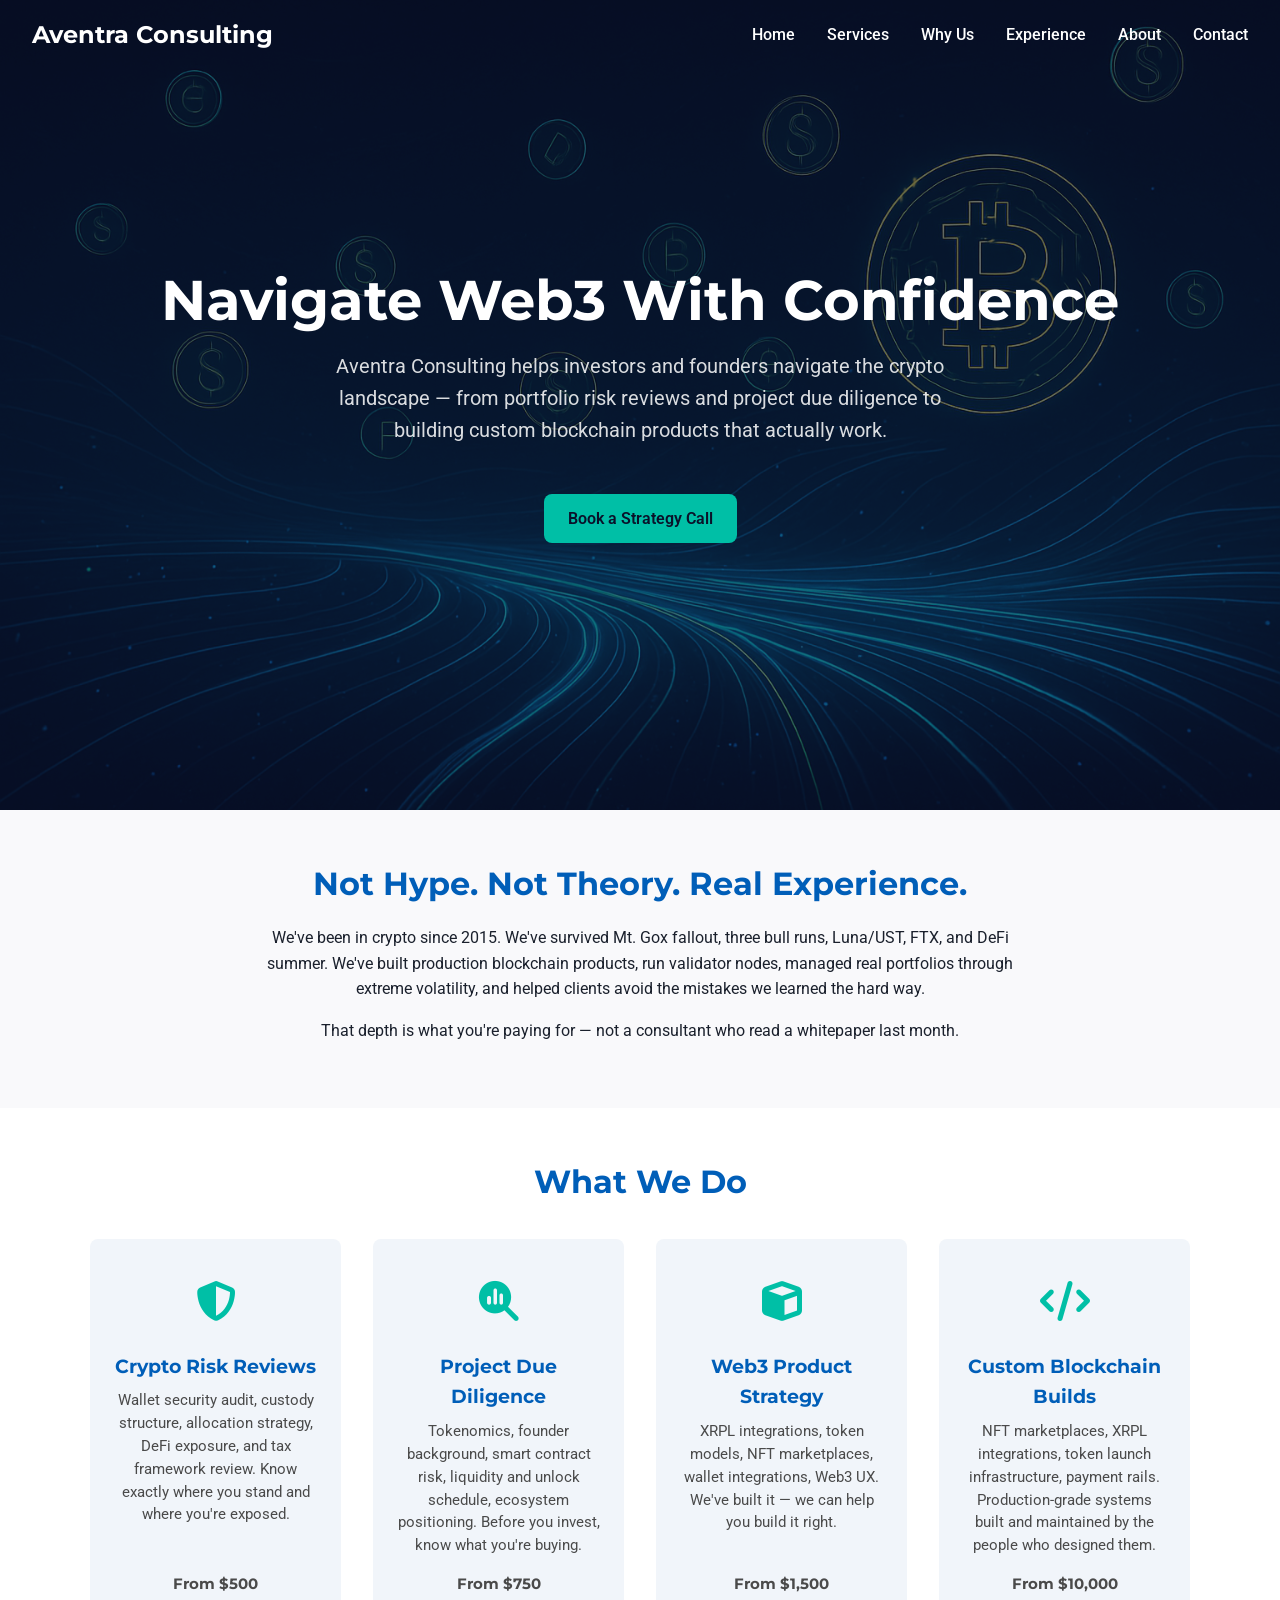
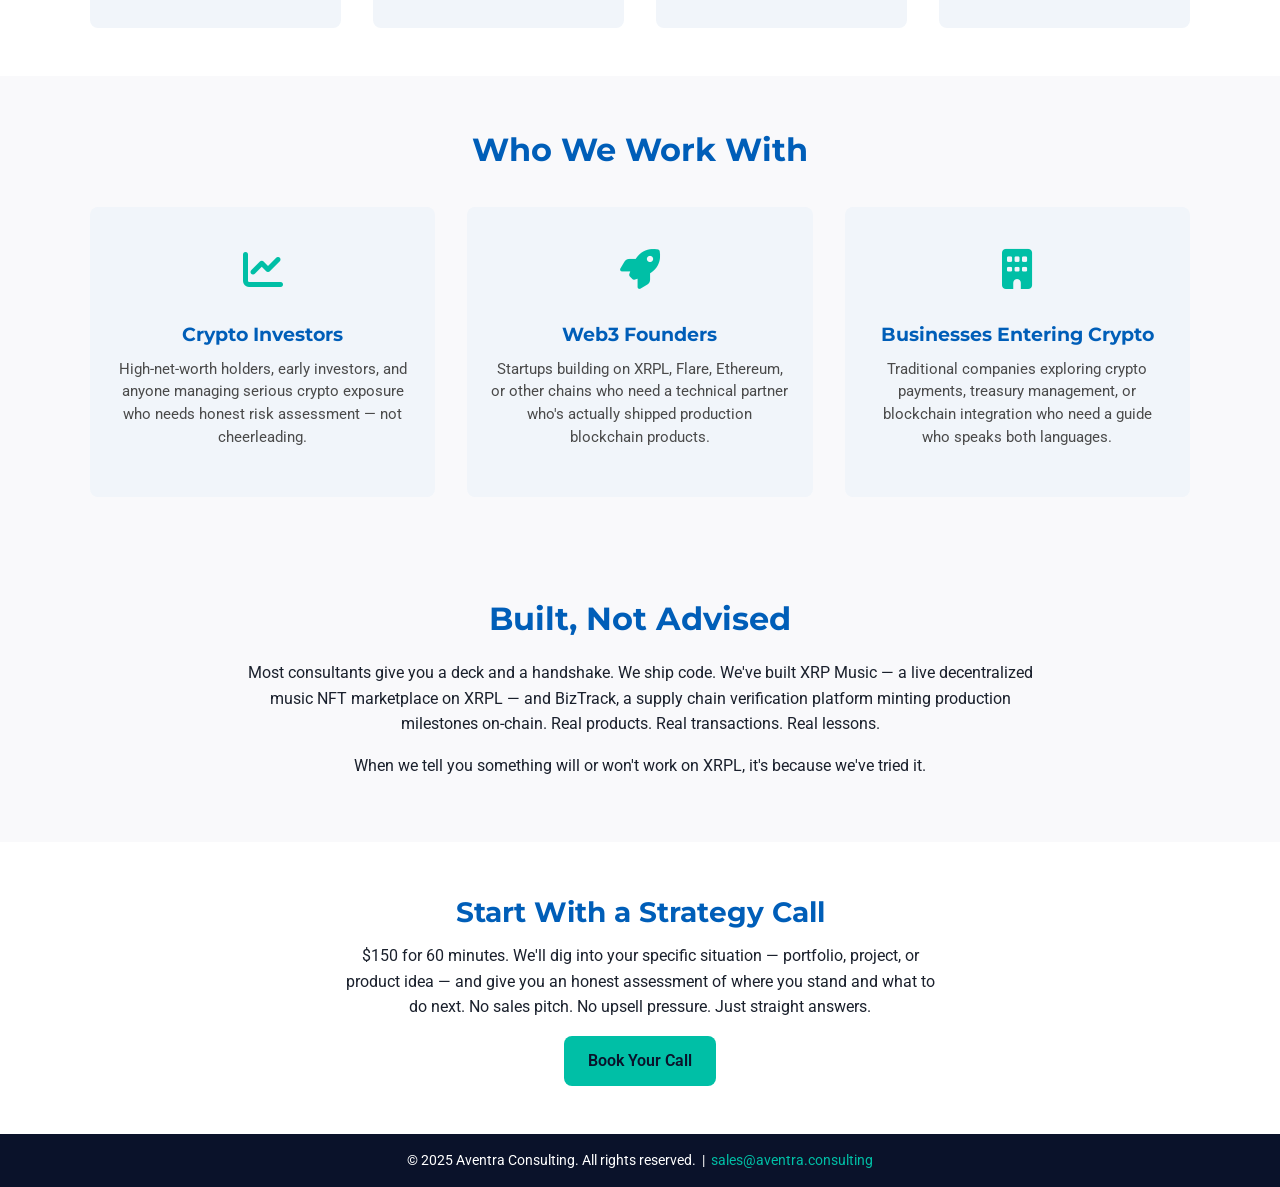
<file: index.html>
<!DOCTYPE html>
<html lang="en">
  <head>
    <meta charset="UTF-8" />
    <meta name="viewport" content="width=device-width, initial-scale=1.0" />
    <title>Aventra Consulting | Web3 Strategy, Crypto Risk & Blockchain Development</title>
    <meta name="description" content="Aventra Consulting helps investors and founders navigate Web3. Crypto portfolio risk reviews, ecosystem research, and custom blockchain product development." />
    <link rel="preconnect" href="https://fonts.googleapis.com" />
    <link rel="preconnect" href="https://fonts.gstatic.com" crossorigin />
    <link href="https://fonts.googleapis.com/css2?family=Montserrat:wght@400;600;700&family=Roboto:wght@300;400;500&display=swap" rel="stylesheet" />
    <link rel="stylesheet" href="https://cdnjs.cloudflare.com/ajax/libs/font-awesome/6.5.0/css/all.min.css" integrity="sha512-V3H5Dbw3ZZaR0ilHsnqHZODeFL0+tb9Z1m9TZ3Y4eF0N2LBAYNF/z5it0OS8nM2qS1f4mxb9kDyvRb5E7Vu1TA==" crossorigin="anonymous" referrerpolicy="no-referrer" />
    <link rel="stylesheet" href="main.css" />
  </head>
  <body>
    <header class="hero">
      <div class="overlay"></div>
      <nav class="navbar">
        <button class="nav-toggle" aria-label="Toggle navigation">
          <span></span><span></span><span></span>
        </button>
        <div class="logo">Aventra Consulting</div>
        <ul class="nav-links">
          <li><a href="index.html">Home</a></li>
          <li><a href="services.html">Services</a></li>
          <li><a href="why-us.html">Why Us</a></li>
          <li><a href="experience.html">Experience</a></li>
          <li><a href="about.html">About</a></li>
          <li><a href="contact.html">Contact</a></li>
        </ul>
      </nav>
      <div class="hero-content">
        <h1>Navigate Web3 With Confidence</h1>
        <p>
          Aventra Consulting helps investors and founders navigate the crypto landscape —
          from portfolio risk reviews and project due diligence to building custom
          blockchain products that actually work.
        </p>
        <a href="contact.html" class="btn-primary">Book a Strategy Call</a>
      </div>
    </header>

    <!-- Positioning statement -->
    <section class="section positioning">
      <div class="container">
        <h2>Not Hype. Not Theory. Real Experience.</h2>
        <p>
          We've been in crypto since 2015. We've survived Mt. Gox fallout, three bull runs,
          Luna/UST, FTX, and DeFi summer. We've built production blockchain products,
          run validator nodes, managed real portfolios through extreme volatility, and
          helped clients avoid the mistakes we learned the hard way.
        </p>
        <p>
          That depth is what you're paying for — not a consultant who read a whitepaper last month.
        </p>
      </div>
    </section>

    <!-- Services -->
    <section class="section services" id="services">
      <div class="container">
        <h2>What We Do</h2>
        <div class="service-list">
          <div class="service-item">
            <span class="service-icon"><i class="fa-solid fa-shield-halved"></i></span>
            <h3>Crypto Risk Reviews</h3>
            <p>Wallet security audit, custody structure, allocation strategy, DeFi exposure, and tax framework review. Know exactly where you stand and where you're exposed.</p>
            <p class="price-tag">From $500</p>
          </div>
          <div class="service-item">
            <span class="service-icon"><i class="fa-solid fa-magnifying-glass-chart"></i></span>
            <h3>Project Due Diligence</h3>
            <p>Tokenomics, founder background, smart contract risk, liquidity and unlock schedule, ecosystem positioning. Before you invest, know what you're buying.</p>
            <p class="price-tag">From $750</p>
          </div>
          <div class="service-item">
            <span class="service-icon"><i class="fa-solid fa-cube"></i></span>
            <h3>Web3 Product Strategy</h3>
            <p>XRPL integrations, token models, NFT marketplaces, wallet integrations, Web3 UX. We've built it — we can help you build it right.</p>
            <p class="price-tag">From $1,500</p>
          </div>
          <div class="service-item">
            <span class="service-icon"><i class="fa-solid fa-code"></i></span>
            <h3>Custom Blockchain Builds</h3>
            <p>NFT marketplaces, XRPL integrations, token launch infrastructure, payment rails. Production-grade systems built and maintained by the people who designed them.</p>
            <p class="price-tag">From $10,000</p>
          </div>
        </div>
      </div>
    </section>

    <!-- Who we help -->
    <section class="section who-we-help">
      <div class="container">
        <h2>Who We Work With</h2>
        <div class="why-list">
          <div class="why-item">
            <span class="why-icon"><i class="fa-solid fa-chart-line"></i></span>
            <h3>Crypto Investors</h3>
            <p>High-net-worth holders, early investors, and anyone managing serious crypto exposure who needs honest risk assessment — not cheerleading.</p>
          </div>
          <div class="why-item">
            <span class="why-icon"><i class="fa-solid fa-rocket"></i></span>
            <h3>Web3 Founders</h3>
            <p>Startups building on XRPL, Flare, Ethereum, or other chains who need a technical partner who's actually shipped production blockchain products.</p>
          </div>
          <div class="why-item">
            <span class="why-icon"><i class="fa-solid fa-building"></i></span>
            <h3>Businesses Entering Crypto</h3>
            <p>Traditional companies exploring crypto payments, treasury management, or blockchain integration who need a guide who speaks both languages.</p>
          </div>
        </div>
      </div>
    </section>

    <!-- Proof -->
    <section class="section proof">
      <div class="container">
        <h2>Built, Not Advised</h2>
        <p>
          Most consultants give you a deck and a handshake. We ship code. We've built
          XRP Music — a live decentralized music NFT marketplace on XRPL — and BizTrack,
          a supply chain verification platform minting production milestones on-chain.
          Real products. Real transactions. Real lessons.
        </p>
        <p>
          When we tell you something will or won't work on XRPL, it's because we've tried it.
        </p>
      </div>
    </section>

    <!-- CTA -->
    <section class="section call-to-action">
      <div class="container">
        <h2>Start With a Strategy Call</h2>
        <p>
          $150 for 60 minutes. We'll dig into your specific situation — portfolio, project, or product idea —
          and give you an honest assessment of where you stand and what to do next.
          No sales pitch. No upsell pressure. Just straight answers.
        </p>
        <a href="contact.html" class="btn-primary">Book Your Call</a>
      </div>
    </section>

    <footer class="footer">
      <p>&copy; 2025 Aventra Consulting. All rights reserved. &nbsp;|&nbsp; <a href="mailto:sales@aventra.consulting">sales@aventra.consulting</a></p>
    </footer>

    <script src="script.js"></script>
  </body>
</html>
</file>
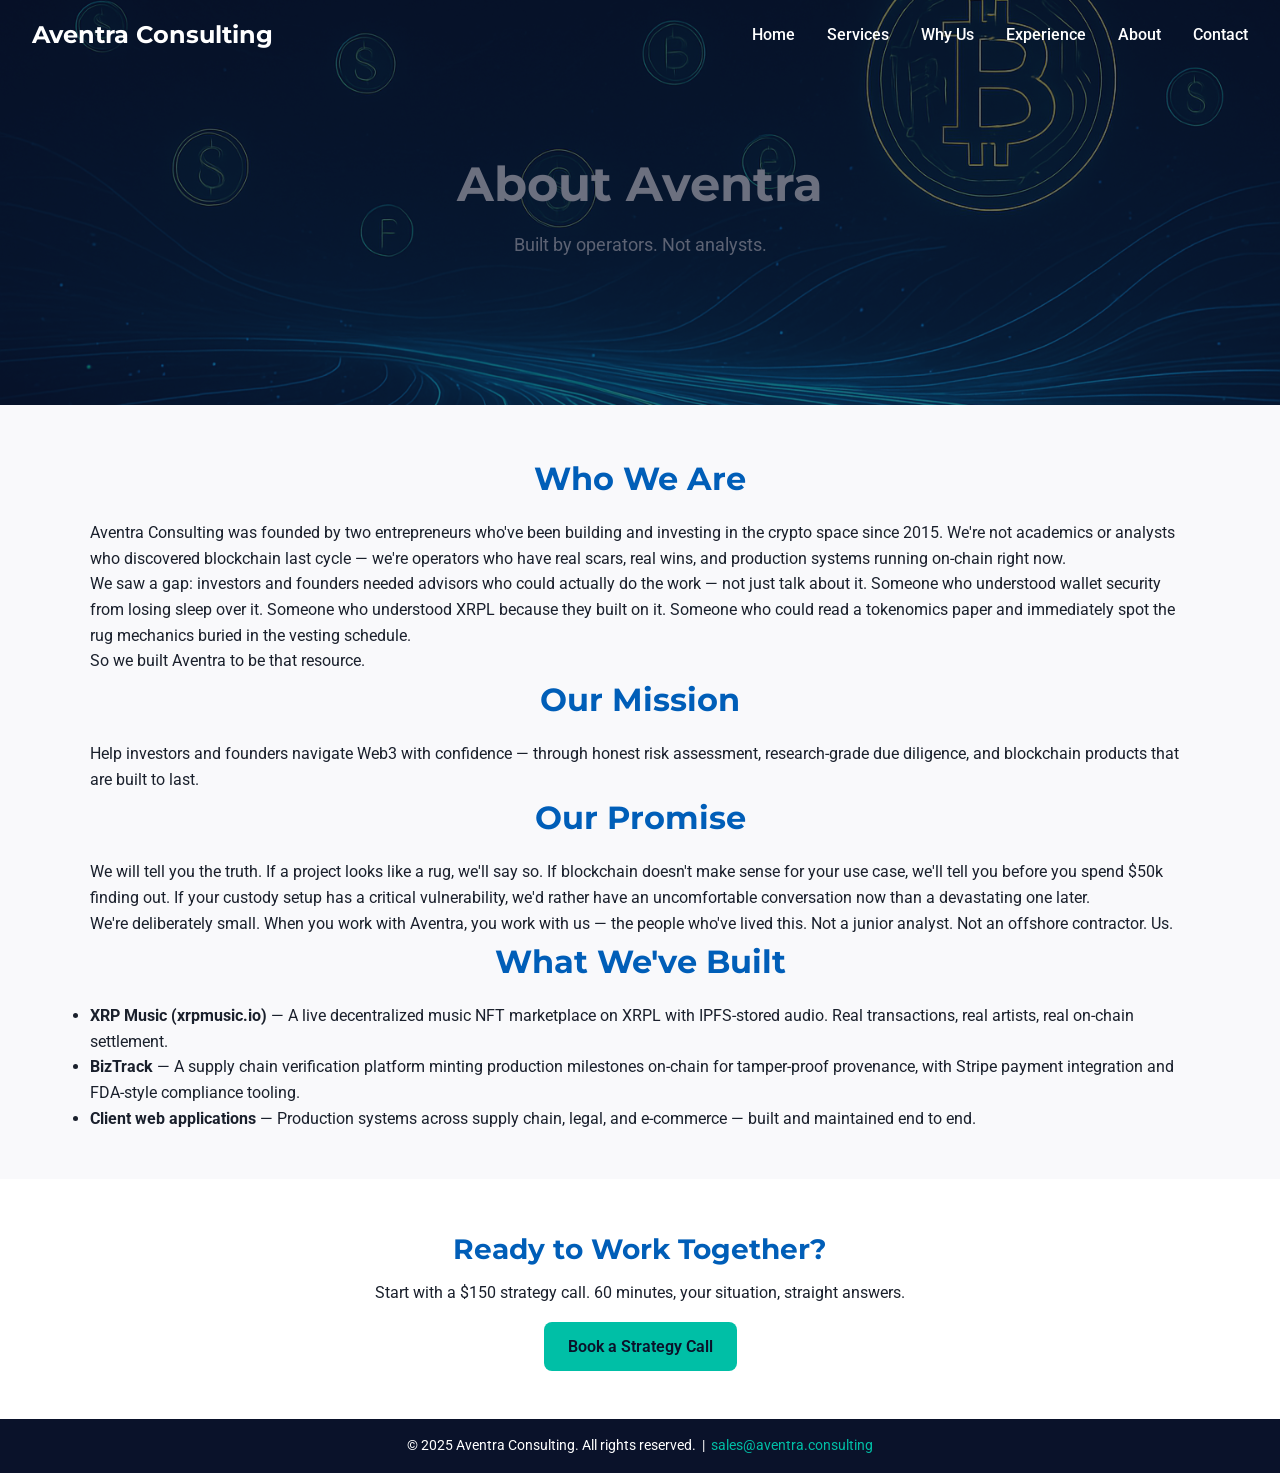
<file: about.html>
<!DOCTYPE html>
<html lang="en">
  <head>
    <meta charset="UTF-8" />
    <meta name="viewport" content="width=device-width, initial-scale=1.0" />
    <title>About | Aventra Consulting</title>
    <meta name="description" content="Aventra Consulting was built by operators who've been in crypto since 2015. Real experience, real scars, real results." />
    <link rel="preconnect" href="https://fonts.googleapis.com" />
    <link rel="preconnect" href="https://fonts.gstatic.com" crossorigin />
    <link href="https://fonts.googleapis.com/css2?family=Montserrat:wght@400;600;700&family=Roboto:wght@300;400;500&display=swap" rel="stylesheet" />
    <link rel="stylesheet" href="https://cdnjs.cloudflare.com/ajax/libs/font-awesome/6.5.0/css/all.min.css" integrity="sha512-V3H5Dbw3ZZaR0ilHsnqHZODeFL0+tb9Z1m9TZ3Y4eF0N2LBAYNF/z5it0OS8nM2qS1f4mxb9kDyvRb5E7Vu1TA==" crossorigin="anonymous" referrerpolicy="no-referrer" />
    <link rel="stylesheet" href="main.css" />
  </head>
  <body>
    <nav class="navbar">
      <button class="nav-toggle" aria-label="Toggle navigation">
        <span></span><span></span><span></span>
      </button>
      <div class="logo">Aventra Consulting</div>
      <ul class="nav-links">
        <li><a href="index.html">Home</a></li>
        <li><a href="services.html">Services</a></li>
        <li><a href="why-us.html">Why Us</a></li>
        <li><a href="experience.html">Experience</a></li>
        <li><a href="about.html">About</a></li>
        <li><a href="contact.html">Contact</a></li>
      </ul>
    </nav>

    <header class="page-hero">
      <div class="overlay"></div>
      <div class="container">
        <h1>About Aventra</h1>
        <p>Built by operators. Not analysts.</p>
      </div>
    </header>

    <section class="section">
      <div class="container">
        <h2>Who We Are</h2>
        <p>
          Aventra Consulting was founded by two entrepreneurs who've been building and investing in
          the crypto space since 2015. We're not academics or analysts who discovered blockchain last
          cycle — we're operators who have real scars, real wins, and production systems running on-chain right now.
        </p>
        <p>
          We saw a gap: investors and founders needed advisors who could actually do the work —
          not just talk about it. Someone who understood wallet security from losing sleep over it.
          Someone who understood XRPL because they built on it. Someone who could read a tokenomics
          paper and immediately spot the rug mechanics buried in the vesting schedule.
        </p>
        <p>
          So we built Aventra to be that resource.
        </p>

        <h2>Our Mission</h2>
        <p>
          Help investors and founders navigate Web3 with confidence — through honest risk assessment,
          research-grade due diligence, and blockchain products that are built to last.
        </p>

        <h2>Our Promise</h2>
        <p>
          We will tell you the truth. If a project looks like a rug, we'll say so. If blockchain
          doesn't make sense for your use case, we'll tell you before you spend $50k finding out.
          If your custody setup has a critical vulnerability, we'd rather have an uncomfortable
          conversation now than a devastating one later.
        </p>
        <p>
          We're deliberately small. When you work with Aventra, you work with us — the people
          who've lived this. Not a junior analyst. Not an offshore contractor. Us.
        </p>

        <h2>What We've Built</h2>
        <ul>
          <li><strong>XRP Music (xrpmusic.io)</strong> — A live decentralized music NFT marketplace on XRPL with IPFS-stored audio. Real transactions, real artists, real on-chain settlement.</li>
          <li><strong>BizTrack</strong> — A supply chain verification platform minting production milestones on-chain for tamper-proof provenance, with Stripe payment integration and FDA-style compliance tooling.</li>
          <li><strong>Client web applications</strong> — Production systems across supply chain, legal, and e-commerce — built and maintained end to end.</li>
        </ul>
      </div>
    </section>

    <section class="section call-to-action">
      <div class="container">
        <h2>Ready to Work Together?</h2>
        <p>Start with a $150 strategy call. 60 minutes, your situation, straight answers.</p>
        <a href="contact.html" class="btn-primary">Book a Strategy Call</a>
      </div>
    </section>

    <footer class="footer">
      <p>&copy; 2025 Aventra Consulting. All rights reserved. &nbsp;|&nbsp; <a href="mailto:sales@aventra.consulting">sales@aventra.consulting</a></p>
    </footer>
    <script src="script.js"></script>
  </body>
</html>
</file>
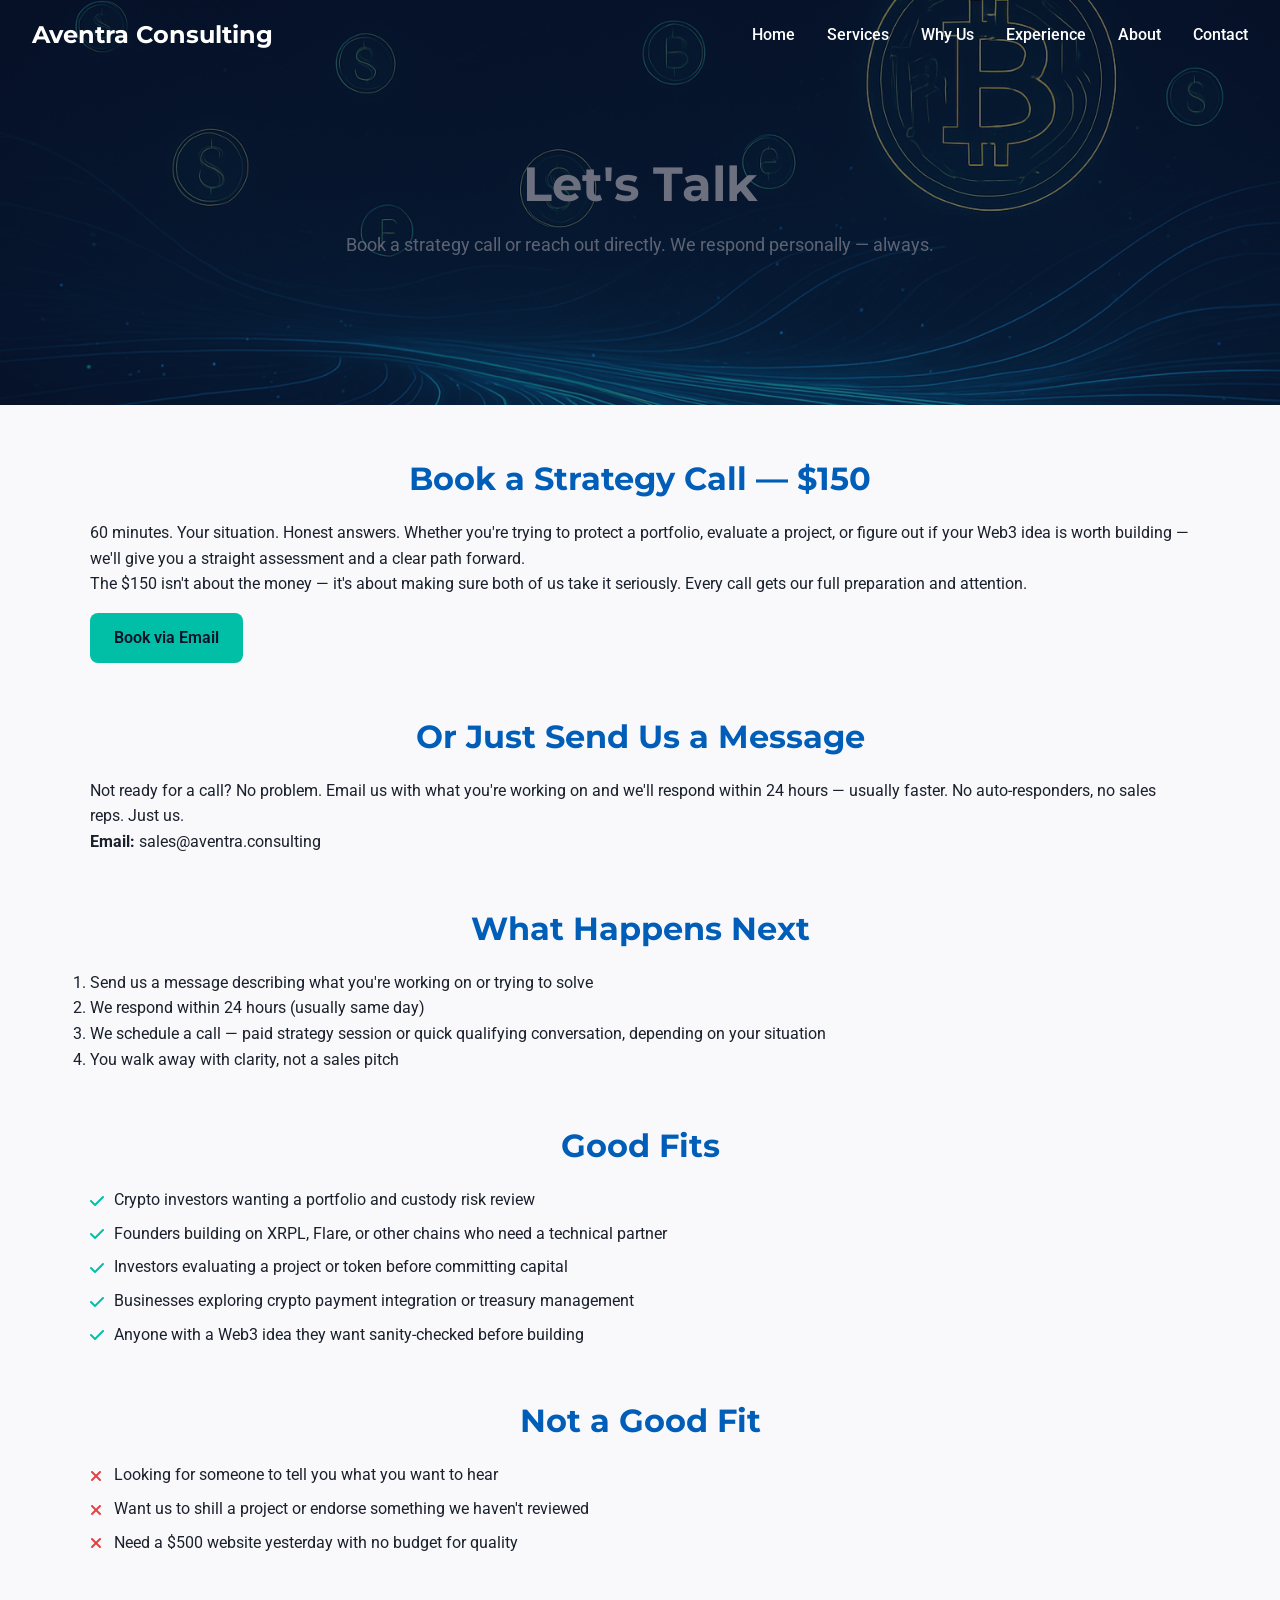
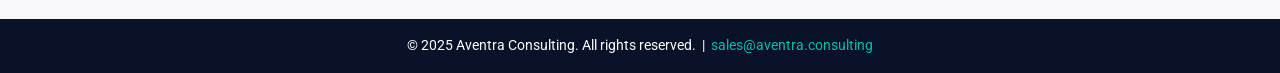
<file: contact.html>
<!DOCTYPE html>
<html lang="en">
  <head>
    <meta charset="UTF-8" />
    <meta name="viewport" content="width=device-width, initial-scale=1.0" />
    <title>Contact | Aventra Consulting</title>
    <meta name="description" content="Book a strategy call with Aventra Consulting. $150 for 60 minutes — your crypto situation, honest answers." />
    <link rel="preconnect" href="https://fonts.googleapis.com" />
    <link rel="preconnect" href="https://fonts.gstatic.com" crossorigin />
    <link href="https://fonts.googleapis.com/css2?family=Montserrat:wght@400;600;700&family=Roboto:wght@300;400;500&display=swap" rel="stylesheet" />
    <link rel="stylesheet" href="https://cdnjs.cloudflare.com/ajax/libs/font-awesome/6.5.0/css/all.min.css" integrity="sha512-V3H5Dbw3ZZaR0ilHsnqHZODeFL0+tb9Z1m9TZ3Y4eF0N2LBAYNF/z5it0OS8nM2qS1f4mxb9kDyvRb5E7Vu1TA==" crossorigin="anonymous" referrerpolicy="no-referrer" />
    <link rel="stylesheet" href="main.css" />
  </head>
  <body>
    <nav class="navbar">
      <button class="nav-toggle" aria-label="Toggle navigation">
        <span></span><span></span><span></span>
      </button>
      <div class="logo">Aventra Consulting</div>
      <ul class="nav-links">
        <li><a href="index.html">Home</a></li>
        <li><a href="services.html">Services</a></li>
        <li><a href="why-us.html">Why Us</a></li>
        <li><a href="experience.html">Experience</a></li>
        <li><a href="about.html">About</a></li>
        <li><a href="contact.html">Contact</a></li>
      </ul>
    </nav>

    <header class="page-hero">
      <div class="overlay"></div>
      <div class="container">
        <h1>Let's Talk</h1>
        <p>Book a strategy call or reach out directly. We respond personally — always.</p>
      </div>
    </header>

    <section class="section">
      <div class="container">

        <h2>Book a Strategy Call — $150</h2>
        <p>
          60 minutes. Your situation. Honest answers. Whether you're trying to protect a portfolio,
          evaluate a project, or figure out if your Web3 idea is worth building —
          we'll give you a straight assessment and a clear path forward.
        </p>
        <p>
          The $150 isn't about the money — it's about making sure both of us take it seriously.
          Every call gets our full preparation and attention.
        </p>
        <a href="mailto:sales@aventra.consulting?subject=Strategy Call Request" class="btn-primary">Book via Email</a>

        <h2 style="margin-top: 3rem;">Or Just Send Us a Message</h2>
        <p>
          Not ready for a call? No problem. Email us with what you're working on and we'll
          respond within 24 hours — usually faster. No auto-responders, no sales reps.
          Just us.
        </p>
        <p>
          <strong>Email:</strong> <a href="mailto:sales@aventra.consulting">sales@aventra.consulting</a>
        </p>

        <h2 style="margin-top: 3rem;">What Happens Next</h2>
        <ol>
          <li>Send us a message describing what you're working on or trying to solve</li>
          <li>We respond within 24 hours (usually same day)</li>
          <li>We schedule a call — paid strategy session or quick qualifying conversation, depending on your situation</li>
          <li>You walk away with clarity, not a sales pitch</li>
        </ol>

        <h2 style="margin-top: 3rem;">Good Fits</h2>
        <ul class="ideal-list">
          <li>Crypto investors wanting a portfolio and custody risk review</li>
          <li>Founders building on XRPL, Flare, or other chains who need a technical partner</li>
          <li>Investors evaluating a project or token before committing capital</li>
          <li>Businesses exploring crypto payment integration or treasury management</li>
          <li>Anyone with a Web3 idea they want sanity-checked before building</li>
        </ul>

        <h2 style="margin-top: 3rem;">Not a Good Fit</h2>
        <ul class="ideal-list bad">
          <li>Looking for someone to tell you what you want to hear</li>
          <li>Want us to shill a project or endorse something we haven't reviewed</li>
          <li>Need a $500 website yesterday with no budget for quality</li>
        </ul>

      </div>
    </section>

    <footer class="footer">
      <p>&copy; 2025 Aventra Consulting. All rights reserved. &nbsp;|&nbsp; <a href="mailto:sales@aventra.consulting">sales@aventra.consulting</a></p>
    </footer>
    <script src="script.js"></script>
  </body>
</html>
</file>
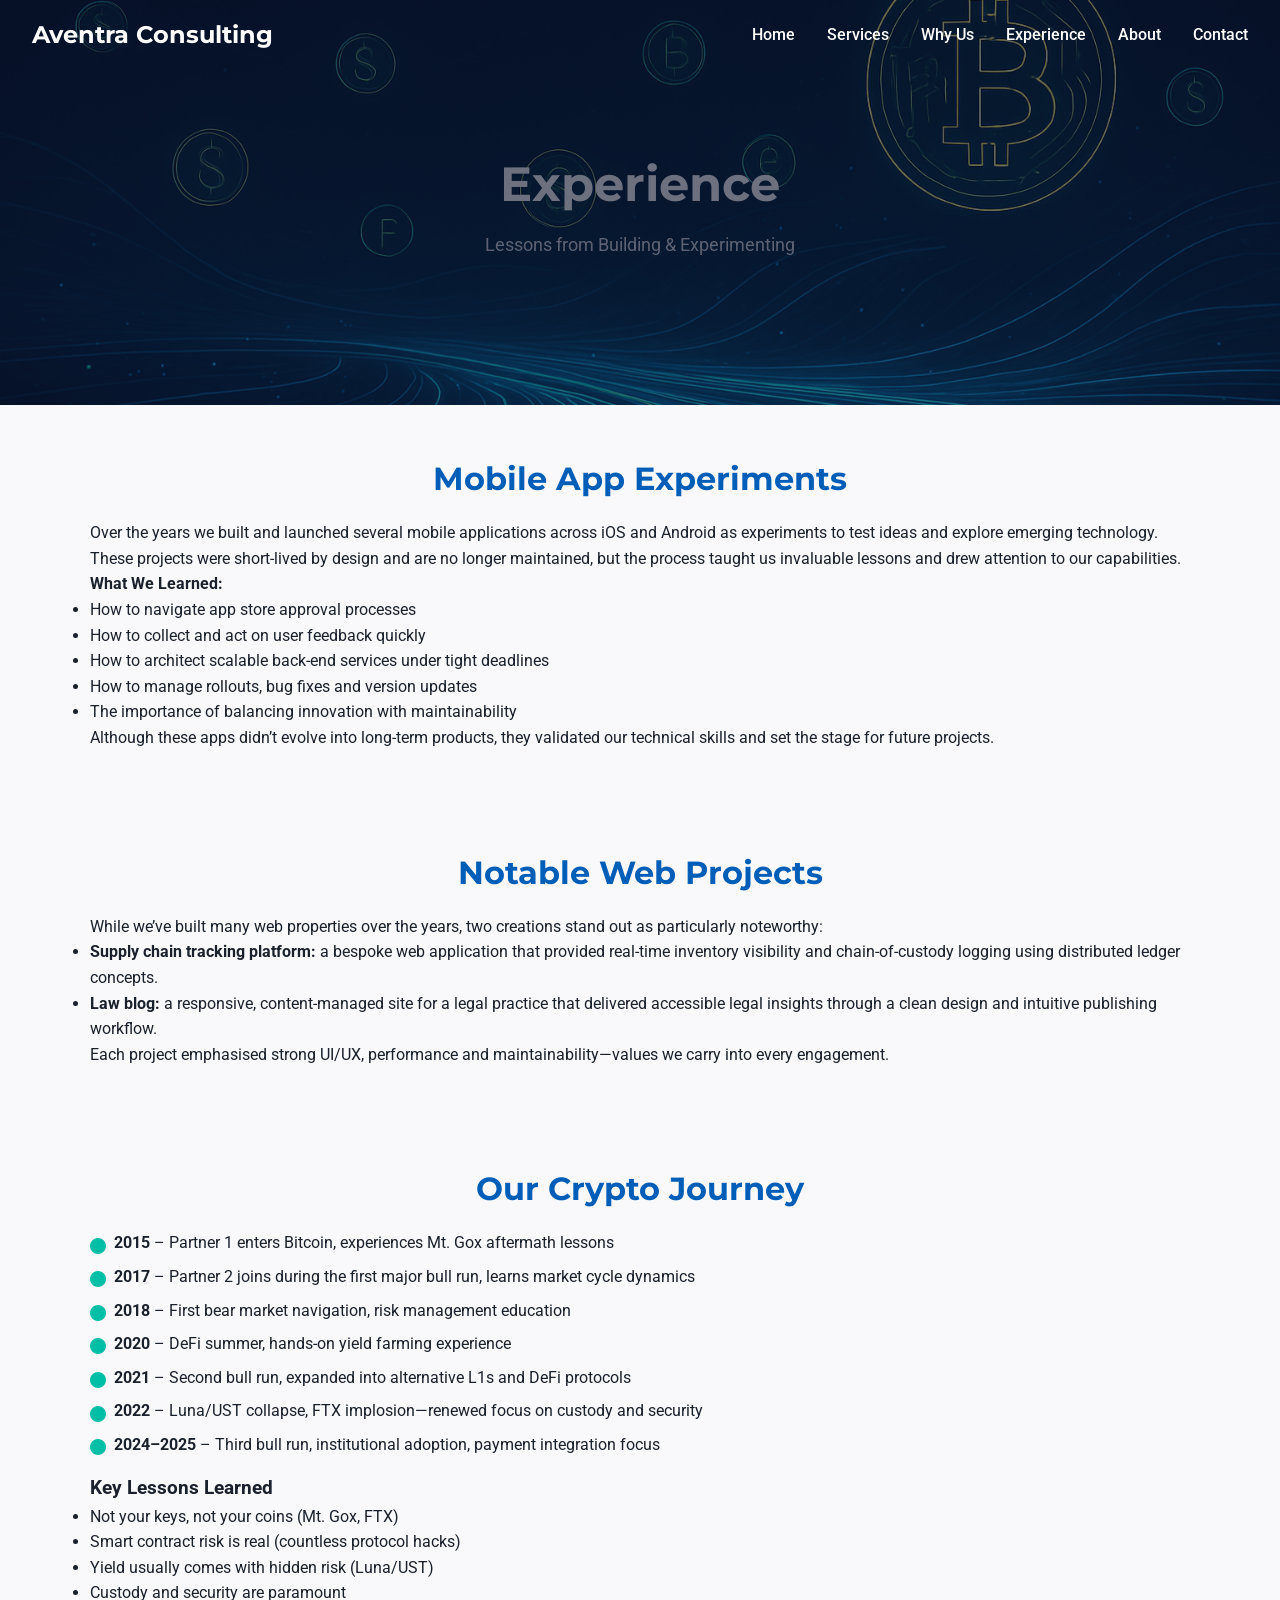
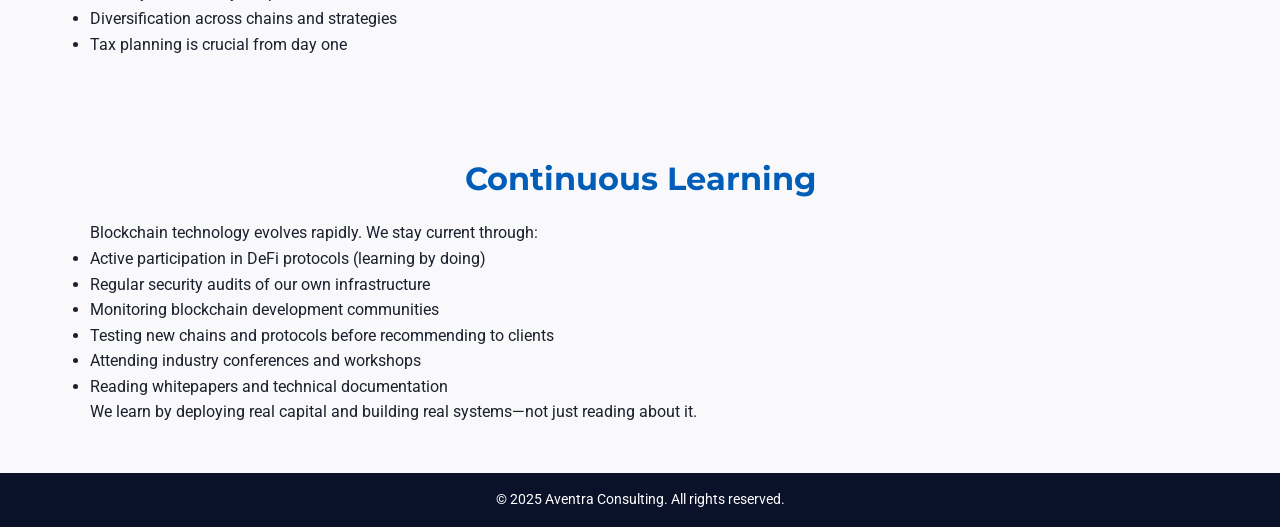
<file: experience.html>
<!DOCTYPE html>
<html lang="en">
  <head>
    <meta charset="UTF-8" />
    <meta name="viewport" content="width=device-width, initial-scale=1.0" />
    <title>Experience | Aventra Consulting</title>
    <meta
      name="description"
      content="Discover lessons from our mobile app experiments, read about our notable web projects like a supply chain tracker and law blog, and explore our ongoing crypto journey."
    />
    <!-- Google Fonts -->
    <link rel="preconnect" href="https://fonts.googleapis.com" />
    <link rel="preconnect" href="https://fonts.gstatic.com" crossorigin />
    <link
      href="https://fonts.googleapis.com/css2?family=Montserrat:wght@400;600;700&family=Roboto:wght@300;400;500&display=swap"
      rel="stylesheet"
    />
    <!-- Font Awesome -->
    <link
      rel="stylesheet"
      href="https://cdnjs.cloudflare.com/ajax/libs/font-awesome/6.5.0/css/all.min.css"
      integrity="sha512-V3H5Dbw3ZZaR0ilHsnqHZODeFL0+tb9Z1m9TZ3Y4eF0N2LBAYNF/z5it0OS8nM2qS1f4mxb9kDyvRb5E7Vu1TA=="
      crossorigin="anonymous"
      referrerpolicy="no-referrer"
    />
    <!-- Styles -->
    <link rel="stylesheet" href="main.css" />
  </head>
  <body>
    <nav class="navbar">
  <button class="nav-toggle" aria-label="Toggle navigation">
    <span></span>
    <span></span>
    <span></span>
  </button>
  <div class="logo">Aventra Consulting</div>
  <ul class="nav-links">
    <li><a href="index.html">Home</a></li>
    <li><a href="services.html">Services</a></li>
    <li><a href="why-us.html">Why Us</a></li>
    <li><a href="experience.html">Experience</a></li>
    <li><a href="about.html">About</a></li>
    <li><a href="contact.html">Contact</a></li>
  </ul>
</nav>

    <!-- Page hero -->
    <header class="page-hero">
      <div class="overlay"></div>
      <div class="container">
        <h1>Experience</h1>
        <p>Lessons from Building &amp; Experimenting</p>
      </div>
    </header>

    <!-- Mobile app experiments section -->
    <section class="section">
      <div class="container">
        <h2>Mobile App Experiments</h2>
        <p>
          Over the years we built and launched several mobile applications across
          iOS and Android as experiments to test ideas and explore emerging
          technology. These projects were short‑lived by design and are no
          longer maintained, but the process taught us invaluable lessons and
          drew attention to our capabilities.
        </p>
        <p><strong>What We Learned:</strong></p>
        <ul>
          <li>How to navigate app store approval processes</li>
          <li>How to collect and act on user feedback quickly</li>
          <li>How to architect scalable back‑end services under tight deadlines</li>
          <li>How to manage rollouts, bug fixes and version updates</li>
          <li>The importance of balancing innovation with maintainability</li>
        </ul>
        <p>
          Although these apps didn’t evolve into long‑term products, they
          validated our technical skills and set the stage for future projects.
        </p>
      </div>
    </section>

    <!-- Notable web projects section -->
    <section class="section">
      <div class="container">
        <h2>Notable Web Projects</h2>
        <p>
          While we’ve built many web properties over the years, two creations
          stand out as particularly noteworthy:
        </p>
        <ul>
          <li>
            <strong>Supply chain tracking platform:</strong> a bespoke web
            application that provided real‑time inventory visibility and
            chain‑of‑custody logging using distributed ledger concepts.
          </li>
          <li>
            <strong>Law blog:</strong> a responsive, content‑managed site for a
            legal practice that delivered accessible legal insights through a
            clean design and intuitive publishing workflow.
          </li>
        </ul>
        <p>
          Each project emphasised strong UI/UX, performance and
          maintainability—values we carry into every engagement.
        </p>
      </div>
    </section>

    <!-- Crypto timeline section -->
    <section class="section">
      <div class="container">
        <h2>Our Crypto Journey</h2>
        <ul class="timeline">
          <li><strong>2015</strong> – Partner&nbsp;1 enters Bitcoin, experiences Mt.&nbsp;Gox aftermath lessons</li>
          <li><strong>2017</strong> – Partner&nbsp;2 joins during the first major bull run, learns market cycle dynamics</li>
          <li><strong>2018</strong> – First bear market navigation, risk management education</li>
          <li><strong>2020</strong> – DeFi summer, hands‑on yield farming experience</li>
          <li><strong>2021</strong> – Second bull run, expanded into alternative L1s and DeFi protocols</li>
          <li><strong>2022</strong> – Luna/UST collapse, FTX implosion—renewed focus on custody and security</li>
          <li><strong>2024–2025</strong> – Third bull run, institutional adoption, payment integration focus</li>
        </ul>
        <h3>Key Lessons Learned</h3>
        <ul>
          <li>Not your keys, not your coins (Mt.&nbsp;Gox, FTX)</li>
          <li>Smart contract risk is real (countless protocol hacks)</li>
          <li>Yield usually comes with hidden risk (Luna/UST)</li>
          <li>Custody and security are paramount</li>
          <li>Diversification across chains and strategies</li>
          <li>Tax planning is crucial from day one</li>
        </ul>
      </div>
    </section>

    <!-- Continuous learning section -->
    <section class="section">
      <div class="container">
        <h2>Continuous Learning</h2>
        <p>Blockchain technology evolves rapidly. We stay current through:</p>
        <ul>
          <li>Active participation in DeFi protocols (learning by doing)</li>
          <li>Regular security audits of our own infrastructure</li>
          <li>Monitoring blockchain development communities</li>
          <li>Testing new chains and protocols before recommending to clients</li>
          <li>Attending industry conferences and workshops</li>
          <li>Reading whitepapers and technical documentation</li>
        </ul>
        <p>
          We learn by deploying real capital and building real systems—not just
          reading about it.
        </p>
      </div>
    </section>

    <footer class="footer">
      <p>&copy; 2025 Aventra Consulting. All rights reserved.</p>
    </footer>

    <script src="script.js"></script>
  </body>
</html>
</file>
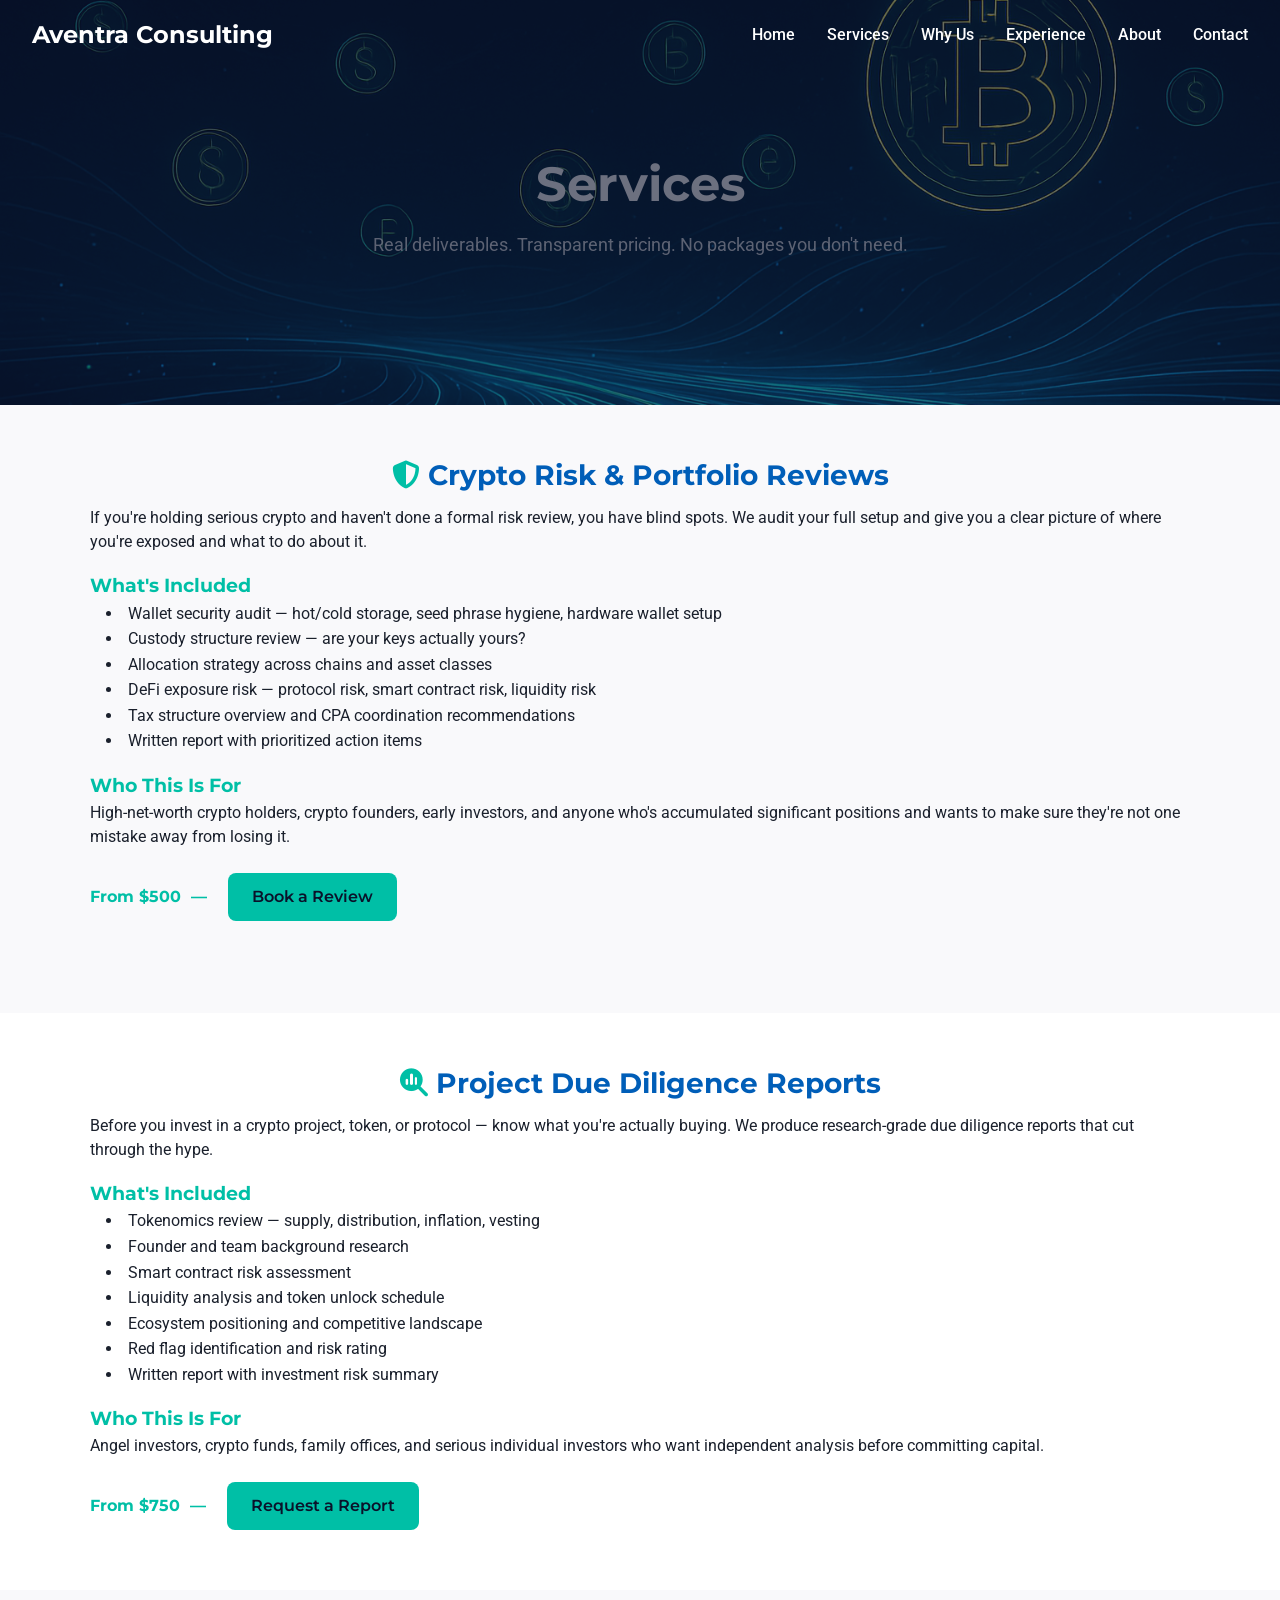
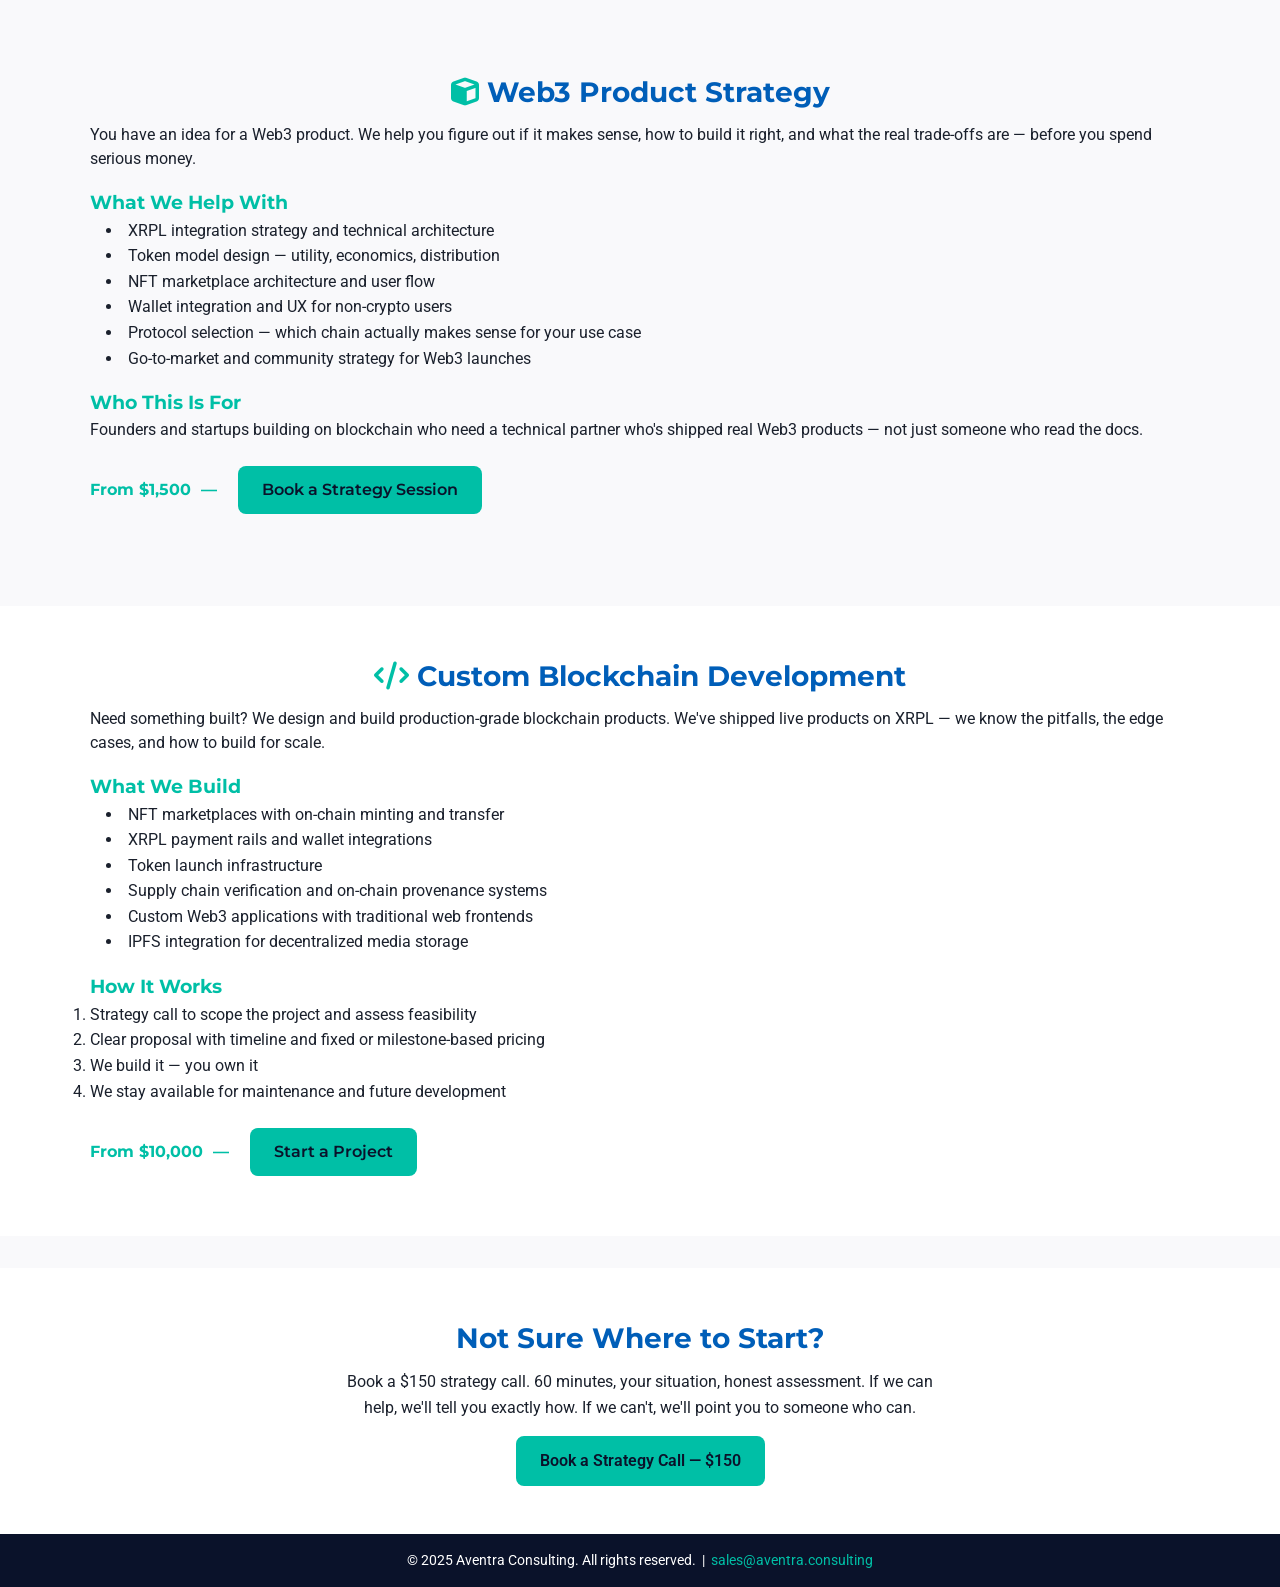
<file: services.html>
<!DOCTYPE html>
<html lang="en">
  <head>
    <meta charset="UTF-8" />
    <meta name="viewport" content="width=device-width, initial-scale=1.0" />
    <title>Services | Aventra Consulting</title>
    <meta name="description" content="Crypto risk reviews, project due diligence, Web3 product strategy, and custom blockchain development. Real deliverables, transparent pricing." />
    <link rel="preconnect" href="https://fonts.googleapis.com" />
    <link rel="preconnect" href="https://fonts.gstatic.com" crossorigin />
    <link href="https://fonts.googleapis.com/css2?family=Montserrat:wght@400;600;700&family=Roboto:wght@300;400;500&display=swap" rel="stylesheet" />
    <link rel="stylesheet" href="https://cdnjs.cloudflare.com/ajax/libs/font-awesome/6.5.0/css/all.min.css" integrity="sha512-V3H5Dbw3ZZaR0ilHsnqHZODeFL0+tb9Z1m9TZ3Y4eF0N2LBAYNF/z5it0OS8nM2qS1f4mxb9kDyvRb5E7Vu1TA==" crossorigin="anonymous" referrerpolicy="no-referrer" />
    <link rel="stylesheet" href="main.css" />
  </head>
  <body>
    <nav class="navbar">
      <button class="nav-toggle" aria-label="Toggle navigation">
        <span></span><span></span><span></span>
      </button>
      <div class="logo">Aventra Consulting</div>
      <ul class="nav-links">
        <li><a href="index.html">Home</a></li>
        <li><a href="services.html">Services</a></li>
        <li><a href="why-us.html">Why Us</a></li>
        <li><a href="experience.html">Experience</a></li>
        <li><a href="about.html">About</a></li>
        <li><a href="contact.html">Contact</a></li>
      </ul>
    </nav>

    <header class="page-hero">
      <div class="overlay"></div>
      <div class="container">
        <h1>Services</h1>
        <p>Real deliverables. Transparent pricing. No packages you don't need.</p>
      </div>
    </header>

    <!-- Service 1 -->
    <section class="section service-detail">
      <div class="container">
        <h2><i class="fa-solid fa-shield-halved" style="color:#00bfa6;margin-right:0.5rem;"></i>Crypto Risk &amp; Portfolio Reviews</h2>
        <p>
          If you're holding serious crypto and haven't done a formal risk review, you have blind spots.
          We audit your full setup and give you a clear picture of where you're exposed and what to do about it.
        </p>
        <h3>What's Included</h3>
        <ul>
          <li>Wallet security audit — hot/cold storage, seed phrase hygiene, hardware wallet setup</li>
          <li>Custody structure review — are your keys actually yours?</li>
          <li>Allocation strategy across chains and asset classes</li>
          <li>DeFi exposure risk — protocol risk, smart contract risk, liquidity risk</li>
          <li>Tax structure overview and CPA coordination recommendations</li>
          <li>Written report with prioritized action items</li>
        </ul>
        <h3>Who This Is For</h3>
        <p>High-net-worth crypto holders, crypto founders, early investors, and anyone who's accumulated significant positions and wants to make sure they're not one mistake away from losing it.</p>
        <p class="price-tag-large">From $500 &nbsp;—&nbsp; <a href="contact.html" class="btn-primary" style="margin-top:0;">Book a Review</a></p>
      </div>
    </section>

    <!-- Service 2 -->
    <section class="section service-detail alt-bg">
      <div class="container">
        <h2><i class="fa-solid fa-magnifying-glass-chart" style="color:#00bfa6;margin-right:0.5rem;"></i>Project Due Diligence Reports</h2>
        <p>
          Before you invest in a crypto project, token, or protocol — know what you're actually buying.
          We produce research-grade due diligence reports that cut through the hype.
        </p>
        <h3>What's Included</h3>
        <ul>
          <li>Tokenomics review — supply, distribution, inflation, vesting</li>
          <li>Founder and team background research</li>
          <li>Smart contract risk assessment</li>
          <li>Liquidity analysis and token unlock schedule</li>
          <li>Ecosystem positioning and competitive landscape</li>
          <li>Red flag identification and risk rating</li>
          <li>Written report with investment risk summary</li>
        </ul>
        <h3>Who This Is For</h3>
        <p>Angel investors, crypto funds, family offices, and serious individual investors who want independent analysis before committing capital.</p>
        <p class="price-tag-large">From $750 &nbsp;—&nbsp; <a href="contact.html" class="btn-primary" style="margin-top:0;">Request a Report</a></p>
      </div>
    </section>

    <!-- Service 3 -->
    <section class="section service-detail">
      <div class="container">
        <h2><i class="fa-solid fa-cube" style="color:#00bfa6;margin-right:0.5rem;"></i>Web3 Product Strategy</h2>
        <p>
          You have an idea for a Web3 product. We help you figure out if it makes sense,
          how to build it right, and what the real trade-offs are — before you spend serious money.
        </p>
        <h3>What We Help With</h3>
        <ul>
          <li>XRPL integration strategy and technical architecture</li>
          <li>Token model design — utility, economics, distribution</li>
          <li>NFT marketplace architecture and user flow</li>
          <li>Wallet integration and UX for non-crypto users</li>
          <li>Protocol selection — which chain actually makes sense for your use case</li>
          <li>Go-to-market and community strategy for Web3 launches</li>
        </ul>
        <h3>Who This Is For</h3>
        <p>Founders and startups building on blockchain who need a technical partner who's shipped real Web3 products — not just someone who read the docs.</p>
        <p class="price-tag-large">From $1,500 &nbsp;—&nbsp; <a href="contact.html" class="btn-primary" style="margin-top:0;">Book a Strategy Session</a></p>
      </div>
    </section>

    <!-- Service 4 -->
    <section class="section service-detail alt-bg">
      <div class="container">
        <h2><i class="fa-solid fa-code" style="color:#00bfa6;margin-right:0.5rem;"></i>Custom Blockchain Development</h2>
        <p>
          Need something built? We design and build production-grade blockchain products.
          We've shipped live products on XRPL — we know the pitfalls, the edge cases, and how to build for scale.
        </p>
        <h3>What We Build</h3>
        <ul>
          <li>NFT marketplaces with on-chain minting and transfer</li>
          <li>XRPL payment rails and wallet integrations</li>
          <li>Token launch infrastructure</li>
          <li>Supply chain verification and on-chain provenance systems</li>
          <li>Custom Web3 applications with traditional web frontends</li>
          <li>IPFS integration for decentralized media storage</li>
        </ul>
        <h3>How It Works</h3>
        <ol>
          <li>Strategy call to scope the project and assess feasibility</li>
          <li>Clear proposal with timeline and fixed or milestone-based pricing</li>
          <li>We build it — you own it</li>
          <li>We stay available for maintenance and future development</li>
        </ol>
        <p class="price-tag-large">From $10,000 &nbsp;—&nbsp; <a href="contact.html" class="btn-primary" style="margin-top:0;">Start a Project</a></p>
      </div>
    </section>

    <!-- Strategy Call CTA -->
    <section class="section call-to-action">
      <div class="container">
        <h2>Not Sure Where to Start?</h2>
        <p>
          Book a $150 strategy call. 60 minutes, your situation, honest assessment.
          If we can help, we'll tell you exactly how. If we can't, we'll point you to someone who can.
        </p>
        <a href="contact.html" class="btn-primary">Book a Strategy Call — $150</a>
      </div>
    </section>

    <footer class="footer">
      <p>&copy; 2025 Aventra Consulting. All rights reserved. &nbsp;|&nbsp; <a href="mailto:sales@aventra.consulting">sales@aventra.consulting</a></p>
    </footer>
    <script src="script.js"></script>
  </body>
</html>
</file>
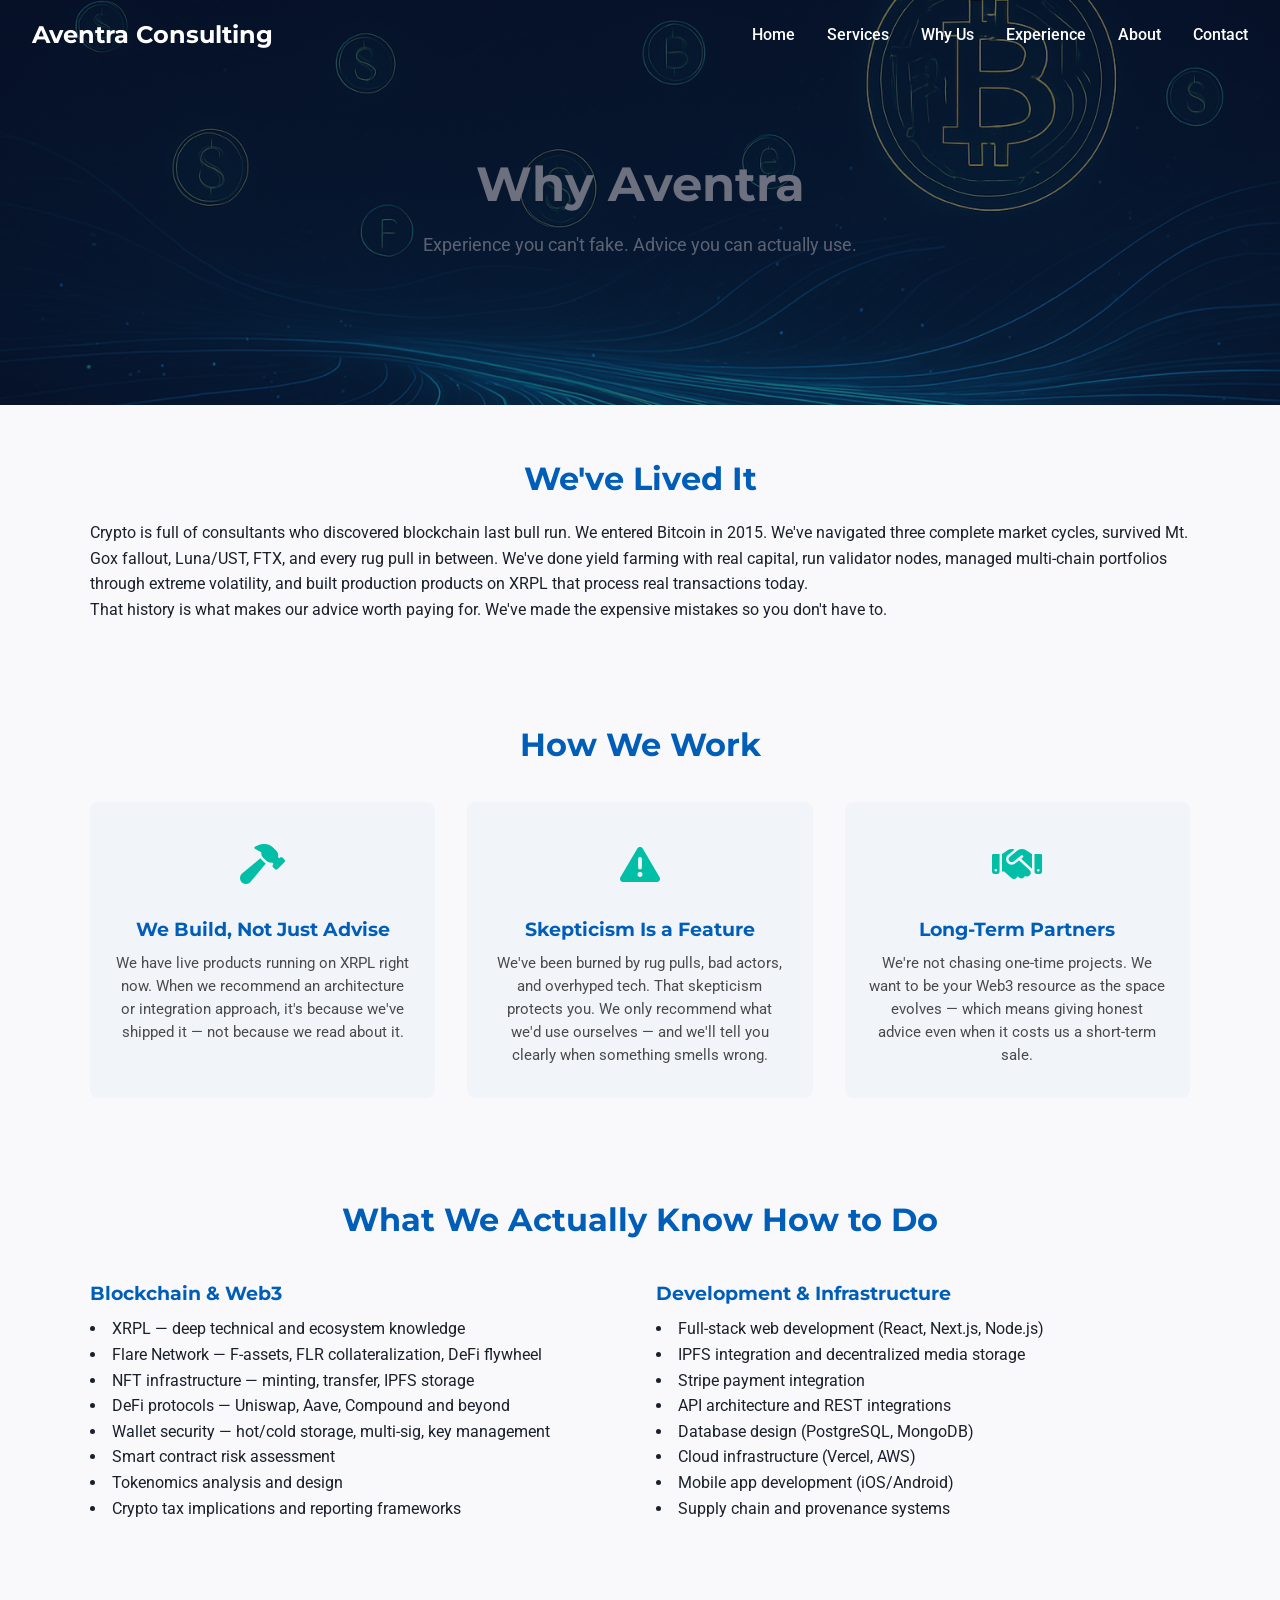
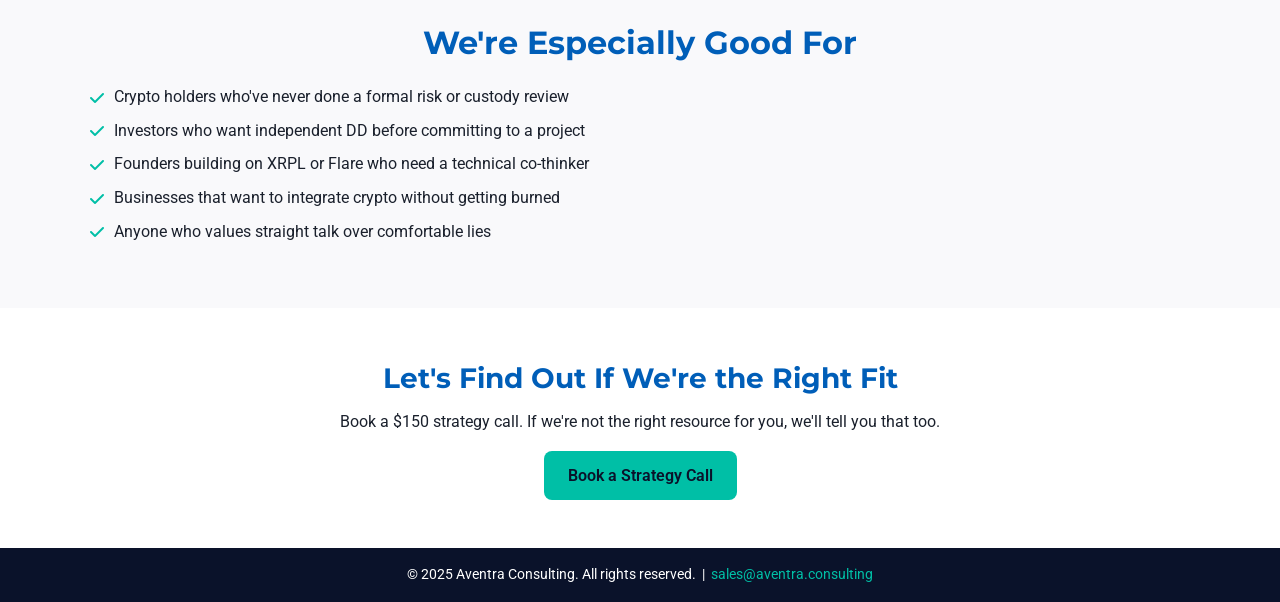
<file: why-us.html>
<!DOCTYPE html>
<html lang="en">
  <head>
    <meta charset="UTF-8" />
    <meta name="viewport" content="width=device-width, initial-scale=1.0" />
    <title>Why Us | Aventra Consulting</title>
    <meta name="description" content="Why Aventra? Because we've been in crypto since 2015, built real products on XRPL, and survived every cycle. Experience you can't fake." />
    <link rel="preconnect" href="https://fonts.googleapis.com" />
    <link rel="preconnect" href="https://fonts.gstatic.com" crossorigin />
    <link href="https://fonts.googleapis.com/css2?family=Montserrat:wght@400;600;700&family=Roboto:wght@300;400;500&display=swap" rel="stylesheet" />
    <link rel="stylesheet" href="https://cdnjs.cloudflare.com/ajax/libs/font-awesome/6.5.0/css/all.min.css" integrity="sha512-V3H5Dbw3ZZaR0ilHsnqHZODeFL0+tb9Z1m9TZ3Y4eF0N2LBAYNF/z5it0OS8nM2qS1f4mxb9kDyvRb5E7Vu1TA==" crossorigin="anonymous" referrerpolicy="no-referrer" />
    <link rel="stylesheet" href="main.css" />
  </head>
  <body>
    <nav class="navbar">
      <button class="nav-toggle" aria-label="Toggle navigation">
        <span></span><span></span><span></span>
      </button>
      <div class="logo">Aventra Consulting</div>
      <ul class="nav-links">
        <li><a href="index.html">Home</a></li>
        <li><a href="services.html">Services</a></li>
        <li><a href="why-us.html">Why Us</a></li>
        <li><a href="experience.html">Experience</a></li>
        <li><a href="about.html">About</a></li>
        <li><a href="contact.html">Contact</a></li>
      </ul>
    </nav>

    <header class="page-hero">
      <div class="overlay"></div>
      <div class="container">
        <h1>Why Aventra</h1>
        <p>Experience you can't fake. Advice you can actually use.</p>
      </div>
    </header>

    <section class="section">
      <div class="container">
        <h2>We've Lived It</h2>
        <p>
          Crypto is full of consultants who discovered blockchain last bull run.
          We entered Bitcoin in 2015. We've navigated three complete market cycles,
          survived Mt. Gox fallout, Luna/UST, FTX, and every rug pull in between.
          We've done yield farming with real capital, run validator nodes, managed
          multi-chain portfolios through extreme volatility, and built production
          products on XRPL that process real transactions today.
        </p>
        <p>
          That history is what makes our advice worth paying for. We've made the
          expensive mistakes so you don't have to.
        </p>
      </div>
    </section>

    <section class="section philosophy">
      <div class="container">
        <h2>How We Work</h2>
        <div class="why-list">
          <div class="why-item">
            <span class="why-icon"><i class="fa-solid fa-hammer"></i></span>
            <h3>We Build, Not Just Advise</h3>
            <p>We have live products running on XRPL right now. When we recommend an architecture or integration approach, it's because we've shipped it — not because we read about it.</p>
          </div>
          <div class="why-item">
            <span class="why-icon"><i class="fa-solid fa-triangle-exclamation"></i></span>
            <h3>Skepticism Is a Feature</h3>
            <p>We've been burned by rug pulls, bad actors, and overhyped tech. That skepticism protects you. We only recommend what we'd use ourselves — and we'll tell you clearly when something smells wrong.</p>
          </div>
          <div class="why-item">
            <span class="why-icon"><i class="fa-solid fa-handshake"></i></span>
            <h3>Long-Term Partners</h3>
            <p>We're not chasing one-time projects. We want to be your Web3 resource as the space evolves — which means giving honest advice even when it costs us a short-term sale.</p>
          </div>
        </div>
      </div>
    </section>

    <section class="section skills">
      <div class="container">
        <h2>What We Actually Know How to Do</h2>
        <div class="skills-grid">
          <div>
            <h3>Blockchain &amp; Web3</h3>
            <ul>
              <li>XRPL — deep technical and ecosystem knowledge</li>
              <li>Flare Network — F-assets, FLR collateralization, DeFi flywheel</li>
              <li>NFT infrastructure — minting, transfer, IPFS storage</li>
              <li>DeFi protocols — Uniswap, Aave, Compound and beyond</li>
              <li>Wallet security — hot/cold storage, multi-sig, key management</li>
              <li>Smart contract risk assessment</li>
              <li>Tokenomics analysis and design</li>
              <li>Crypto tax implications and reporting frameworks</li>
            </ul>
          </div>
          <div>
            <h3>Development &amp; Infrastructure</h3>
            <ul>
              <li>Full-stack web development (React, Next.js, Node.js)</li>
              <li>IPFS integration and decentralized media storage</li>
              <li>Stripe payment integration</li>
              <li>API architecture and REST integrations</li>
              <li>Database design (PostgreSQL, MongoDB)</li>
              <li>Cloud infrastructure (Vercel, AWS)</li>
              <li>Mobile app development (iOS/Android)</li>
              <li>Supply chain and provenance systems</li>
            </ul>
          </div>
        </div>
      </div>
    </section>

    <section class="section ideal-clients">
      <div class="container">
        <h2>We're Especially Good For</h2>
        <ul class="ideal-list">
          <li>Crypto holders who've never done a formal risk or custody review</li>
          <li>Investors who want independent DD before committing to a project</li>
          <li>Founders building on XRPL or Flare who need a technical co-thinker</li>
          <li>Businesses that want to integrate crypto without getting burned</li>
          <li>Anyone who values straight talk over comfortable lies</li>
        </ul>
      </div>
    </section>

    <section class="section call-to-action">
      <div class="container">
        <h2>Let's Find Out If We're the Right Fit</h2>
        <p>Book a $150 strategy call. If we're not the right resource for you, we'll tell you that too.</p>
        <a href="contact.html" class="btn-primary">Book a Strategy Call</a>
      </div>
    </section>

    <footer class="footer">
      <p>&copy; 2025 Aventra Consulting. All rights reserved. &nbsp;|&nbsp; <a href="mailto:sales@aventra.consulting">sales@aventra.consulting</a></p>
    </footer>
    <script src="script.js"></script>
  </body>
</html>
</file>
<file: main.css>
/*
  Updated core styles for Aventra Consulting.
  In addition to the original palette we introduce styling for the new
  hero section using a crypto‑themed background image and the new "Why" section.
*/

:root {
  --primary-color: #005eb8;
  --secondary-color: #00bfa6;
  --dark-bg: #0a122a;
  --light-bg: #f9f9fb;
  --text-color: #1a202c;
  --text-light: #ffffff;
  --border-radius: 8px;
  --max-width: 1100px;
  --transition: 0.3s ease;
  --font-heading: 'Montserrat', sans-serif;
  --font-body: 'Roboto', sans-serif;
}

* {
  margin: 0;
  padding: 0;
  box-sizing: border-box;
}

body {
  font-family: var(--font-body);
  line-height: 1.6;
  color: var(--text-color);
  background-color: var(--light-bg);
}

img {
  max-width: 100%;
  display: block;
}

a {
  text-decoration: none;
  color: inherit;
}

.container {
  width: 90%;
  max-width: var(--max-width);
  margin: 0 auto;
  padding: 3rem 0;
}

/* Buttons */
.btn-primary,
.btn-secondary {
  display: inline-block;
  padding: 0.75rem 1.5rem;
  border-radius: var(--border-radius);
  font-weight: 600;
  transition: var(--transition);
  text-align: center;
  margin-top: 1rem;
}

.btn-primary {
  background-color: var(--secondary-color);
  color: var(--dark-bg);
}

.btn-primary:hover {
  background-color: #02a78e;
  color: var(--dark-bg);
}

.btn-secondary {
  background-color: var(--primary-color);
  color: var(--text-light);
}

.btn-secondary:hover {
  background-color: #004c91;
  color: var(--text-light);
}

/* Navigation bar */
.navbar {
  display: flex;
  justify-content: space-between;
  align-items: center;
  padding: 1rem 2rem;
  position: fixed;
  width: 100%;
  top: 0;
  left: 0;
  z-index: 200;
  background: transparent;
  transition: background 0.3s ease;
}

.navbar.scrolled {
  background: rgba(10, 18, 42, 0.85);
  backdrop-filter: blur(10px);
}

.logo {
  font-family: var(--font-heading);
  font-size: 1.5rem;
  font-weight: 700;
  color: var(--text-light);
}

.nav-links {
  list-style: none;
  display: flex;
  gap: 2rem;
}

.nav-links li a {
  color: var(--text-light);
  font-weight: 500;
  position: relative;
}

.nav-links li a::after {
  content: '';
  display: block;
  width: 0;
  height: 2px;
  background: var(--secondary-color);
  transition: width 0.3s ease;
  position: absolute;
  bottom: -4px;
  left: 0;
}

.nav-links li a:hover::after,
.nav-links li a:focus::after {
  width: 100%;
}

/* Hide close button on desktop — only shown inside mobile drawer */
.nav-close {
  display: none;
}

/* Mobile nav toggle (hamburger) */
.nav-toggle {
  display: none;
  flex-direction: column;
  justify-content: space-between;
  width: 24px;
  height: 18px;
  background: transparent;
  border: none;
  cursor: pointer;
  z-index: 300;
}

.nav-toggle span {
  display: block;
  height: 3px;
  background: var(--text-light);
  border-radius: 2px;
  transition: all var(--transition);
}

/* Hero section */
.hero {
  position: relative;
  min-height: 90vh;
  background: var(--dark-bg) url('hero-bg.png') center/cover no-repeat;
  display: flex;
  flex-direction: column;
  justify-content: center;
  align-items: center;
  text-align: center;
  color: var(--text-light);
  overflow: hidden;
}

.hero .overlay {
  position: absolute;
  top: 0;
  left: 0;
  width: 100%;
  height: 100%;
  background: rgba(10, 18, 42, 0.6);
  pointer-events: none;
}

.hero-content {
  padding: 6rem 2rem;
  z-index: 1;
}

.hero-content h1 {
  font-family: var(--font-heading);
  font-size: clamp(2rem, 5vw, 3.5rem);
  font-weight: 700;
  line-height: 1.2;
  margin-bottom: 1rem;
}

.hero-content p {
  font-size: clamp(1rem, 2.5vw, 1.25rem);
  max-width: 650px;
  margin: 0 auto;
  margin-bottom: 2rem;
  color: rgba(255, 255, 255, 0.85);
}

/* Section headings */
section h2 {
  font-family: var(--font-heading);
  font-size: 2rem;
  margin-bottom: 1rem;
  color: var(--primary-color);
  text-align: center;
}

section {
  scroll-margin-top: 80px;
}

.about {
  background: var(--light-bg);
  color: var(--text-color);
}

.about p {
  margin-bottom: 1rem;
  max-width: 800px;
  margin-left: auto;
  margin-right: auto;
  font-size: 1rem;
}

.services {
  background: #ffffff;
  color: var(--text-color);
}

.service-list {
  display: grid;
  grid-template-columns: repeat(auto-fit, minmax(240px, 1fr));
  gap: 2rem;
  margin-top: 2rem;
}

.service-item {
  background: #f1f5fa;
  padding: 2rem 1.5rem;
  border-radius: var(--border-radius);
  text-align: center;
  transition: transform var(--transition), box-shadow var(--transition);
  display: flex;
  flex-direction: column;
}

.service-item .price-tag {
  margin-top: auto;
  padding-top: 1rem;
}

.service-item:hover {
  transform: translateY(-5px);
  box-shadow: 0 8px 16px rgba(0, 0, 0, 0.1);
}

.service-item h3 {
  font-family: var(--font-heading);
  font-size: 1.2rem;
  margin-bottom: 0.5rem;
  color: var(--primary-color);
}

.service-item p {
  font-size: 0.95rem;
  line-height: 1.5;
  color: #4a4a4a;
}

.service-icon {
  font-size: 2.5rem;
  display: block;
  margin-bottom: 1rem;
  color: var(--secondary-color);
}

.why {
  background: var(--light-bg);
  color: var(--text-color);
}

.why-list {
  display: grid;
  grid-template-columns: repeat(auto-fit, minmax(240px, 1fr));
  gap: 2rem;
  margin-top: 2rem;
}

.why-item {
  background: #f1f5fa;
  padding: 2rem 1.5rem;
  border-radius: var(--border-radius);
  text-align: center;
  transition: transform var(--transition), box-shadow var(--transition);
}

.why-item:hover {
  transform: translateY(-5px);
  box-shadow: 0 8px 16px rgba(0, 0, 0, 0.1);
}

.why-item h3 {
  font-family: var(--font-heading);
  font-size: 1.2rem;
  margin-bottom: 0.5rem;
  color: var(--primary-color);
}

.why-item p {
  font-size: 0.95rem;
  line-height: 1.5;
  color: #4a4a4a;
}

.why-icon {
  font-size: 2.5rem;
  display: block;
  margin-bottom: 1rem;
  color: var(--secondary-color);
}

.experience {
  background: var(--light-bg);
  color: var(--text-color);
}

.experience-content {
  max-width: 900px;
  margin: 0 auto;
  padding: 1rem;
  font-size: 1rem;
}

.experience-content ul {
  list-style: disc inside;
  margin-left: 1rem;
  margin-bottom: 1rem;
}

.experience-content li {
  margin-bottom: 0.5rem;
}

.contact {
  background: #ffffff;
  color: var(--text-color);
  text-align: center;
}

.contact p {
  font-size: 1rem;
  margin-bottom: 1.5rem;
  max-width: 700px;
  margin-left: auto;
  margin-right: auto;
}

.footer {
  background: var(--dark-bg);
  color: var(--text-light);
  text-align: center;
  padding: 1rem 0;
  font-size: 0.85rem;
}

/* ============================================
   MOBILE NAV — LEFT DRAWER + CLOSE BUTTON
   ============================================ */
@media (max-width: 768px) {
  .nav-toggle {
    display: flex;
  }

  /* Hamburger LEFT, logo centered */
  .navbar {
    display: flex !important;
    flex-direction: row !important;
    justify-content: flex-start !important;
    align-items: center !important;
    padding: 0.85rem 1rem !important;
    position: fixed !important;
  }

  .nav-toggle {
    display: flex !important;
    flex-shrink: 0;
    z-index: 300;
  }

  .logo {
    position: absolute !important;
    left: 50% !important;
    transform: translateX(-50%) !important;
    font-size: 1rem !important;
    white-space: nowrap !important;
  }

  /* Drawer slides in from the LEFT */
  .nav-links {
    position: fixed;
    top: 0;
    left: 0;
    height: 100vh;
    width: 75%;
    max-width: 300px;
    background: var(--dark-bg);
    flex-direction: column;
    justify-content: flex-start;   /* links start at top */
    align-items: flex-start;
    gap: 0;
    padding: 0;
    transform: translateX(-100%);  /* hidden off-screen to the LEFT */
    transition: transform var(--transition);
    z-index: 250;
    overflow-y: auto;
  }

  .nav-links.open {
    transform: translateX(0);
  }

  /* Close (×) button at top of drawer */
  .nav-close {
    display: flex;
    align-items: center;
    justify-content: flex-end;
    width: 100%;
    padding: 1.25rem 1.25rem 0.75rem;
    background: transparent;
    border: none;
    color: var(--text-light);
    font-size: 2rem;
    line-height: 1;
    cursor: pointer;
    transition: color var(--transition);
  }

  .nav-close:hover {
    color: var(--secondary-color);
  }

  /* Nav links stacked from top */
  .nav-links li {
    width: 100%;
    border-bottom: 1px solid rgba(255, 255, 255, 0.07);
  }

  .nav-links li a {
    display: block;
    padding: 1rem 1.5rem;
    font-size: 1.1rem;
    color: var(--text-light);
    transition: background var(--transition), color var(--transition);
  }

  .nav-links li a:hover {
    background: rgba(255, 255, 255, 0.06);
    color: var(--secondary-color);
  }

  .nav-links li a::after {
    display: none; /* remove underline animation inside drawer */
  }

  /* Dark overlay behind the drawer */
  .nav-overlay {
    display: none;
    position: fixed;
    inset: 0;
    background: rgba(0, 0, 0, 0.55);
    z-index: 240;
    transition: opacity var(--transition);
  }

  .nav-overlay.active {
    display: block;
  }
}

/* ============================================
   Additional components
   ============================================ */

.social-proof {
  background: var(--light-bg);
  color: var(--text-color);
}

.social-proof .social-list {
  list-style: none;
  padding-left: 0;
  max-width: 800px;
  margin: 0 auto;
  margin-top: 1rem;
}

.social-proof .social-list li {
  position: relative;
  padding-left: 1.5rem;
  margin-bottom: 0.5rem;
  font-size: 1rem;
}

.social-proof .social-list li::before {
  content: '\f058';
  font-family: 'Font Awesome 6 Free';
  font-weight: 900;
  color: var(--secondary-color);
  position: absolute;
  left: 0;
  top: 0.1rem;
}

.call-to-action {
  background: #ffffff;
  color: var(--text-color);
  text-align: center;
}

.call-to-action h2 {
  font-family: var(--font-heading);
  font-size: 1.75rem;
  color: var(--primary-color);
  margin-bottom: 0.5rem;
}

.call-to-action p {
  max-width: 600px;
  margin: 0 auto 1rem;
  font-size: 1rem;
}

.call-to-action .btn-primary {
  margin-top: 0;
}

.page-hero {
  position: relative;
  min-height: 45vh;
  background: var(--dark-bg) url('hero-bg.png') center/cover no-repeat;
  color: var(--text-light);
  display: flex;
  flex-direction: column;
  justify-content: center;
  text-align: center;
}

.page-hero .overlay {
  position: absolute;
  top: 0;
  left: 0;
  width: 100%;
  height: 100%;
  background: rgba(10, 18, 42, 0.6);
}

.page-hero h1 {
  font-family: var(--font-heading);
  font-size: clamp(2rem, 4vw, 3rem);
  z-index: 1;
}

.page-hero p {
  font-size: 1.125rem;
  z-index: 1;
  max-width: 800px;
  margin: 0.5rem auto 0;
  color: rgba(255, 255, 255, 0.85);
}

.service-detail {
  background: #ffffff;
  color: var(--text-color);
  margin-bottom: 2rem;
}

.service-detail h2 {
  font-family: var(--font-heading);
  font-size: 1.75rem;
  margin-bottom: 0.5rem;
  color: var(--primary-color);
}

.service-detail h3 {
  font-family: var(--font-heading);
  margin-top: 1rem;
  font-size: 1.2rem;
  color: var(--secondary-color);
}

.service-detail ul {
  list-style: disc inside;
  margin-left: 1rem;
  margin-bottom: 1rem;
}

.service-detail p {
  font-size: 1rem;
  line-height: 1.5;
  margin-bottom: 0.75rem;
}

.skills-grid {
  display: grid;
  grid-template-columns: repeat(auto-fit, minmax(260px, 1fr));
  gap: 2rem;
  margin-top: 2rem;
}

.skills-grid h3 {
  font-family: var(--font-heading);
  font-size: 1.2rem;
  margin-bottom: 0.5rem;
  color: var(--primary-color);
}

.skills-grid ul {
  list-style: disc inside;
}

.ideal-list {
  list-style: none;
  padding-left: 0;
  margin: 0.5rem 0 1rem;
}

.ideal-list li {
  position: relative;
  padding-left: 1.5rem;
  margin-bottom: 0.5rem;
  font-size: 1rem;
}

.ideal-list li::before {
  content: '\f00c';
  font-family: 'Font Awesome 6 Free';
  font-weight: 900;
  color: var(--secondary-color);
  position: absolute;
  left: 0;
  top: 0.1rem;
}

.ideal-list.bad li::before {
  content: '\f00d';
  color: #e53e3e;
}

.timeline {
  list-style: none;
  padding-left: 0;
  margin-bottom: 1rem;
}

.timeline li {
  position: relative;
  padding-left: 1.5rem;
  margin-bottom: 0.5rem;
}

.timeline li::before {
  content: '\f111';
  font-family: 'Font Awesome 6 Free';
  font-weight: 900;
  color: var(--secondary-color);
  position: absolute;
  left: 0;
  top: 0.2rem;
}

/* ============================================
   NEW POSITIONING STYLES
   ============================================ */

.price-tag {
  margin-top: 1rem;
  font-weight: 700;
  color: var(--secondary-color);
  font-family: var(--font-heading);
  font-size: 1rem;
}

.price-tag-large {
  margin-top: 1.5rem;
  font-weight: 700;
  color: var(--secondary-color);
  font-family: var(--font-heading);
  font-size: 1.2rem;
  display: flex;
  align-items: center;
  gap: 1rem;
  flex-wrap: wrap;
}

.alt-bg {
  background: #ffffff !important;
}

.service-detail:not(.alt-bg) {
  background: var(--light-bg);
}

.positioning p,
.proof p,
.who-we-help p {
  max-width: 800px;
  margin: 0 auto 1rem;
  text-align: center;
}

.footer a {
  color: var(--secondary-color);
}

.footer a:hover {
  color: #ffffff;
}
</file>
